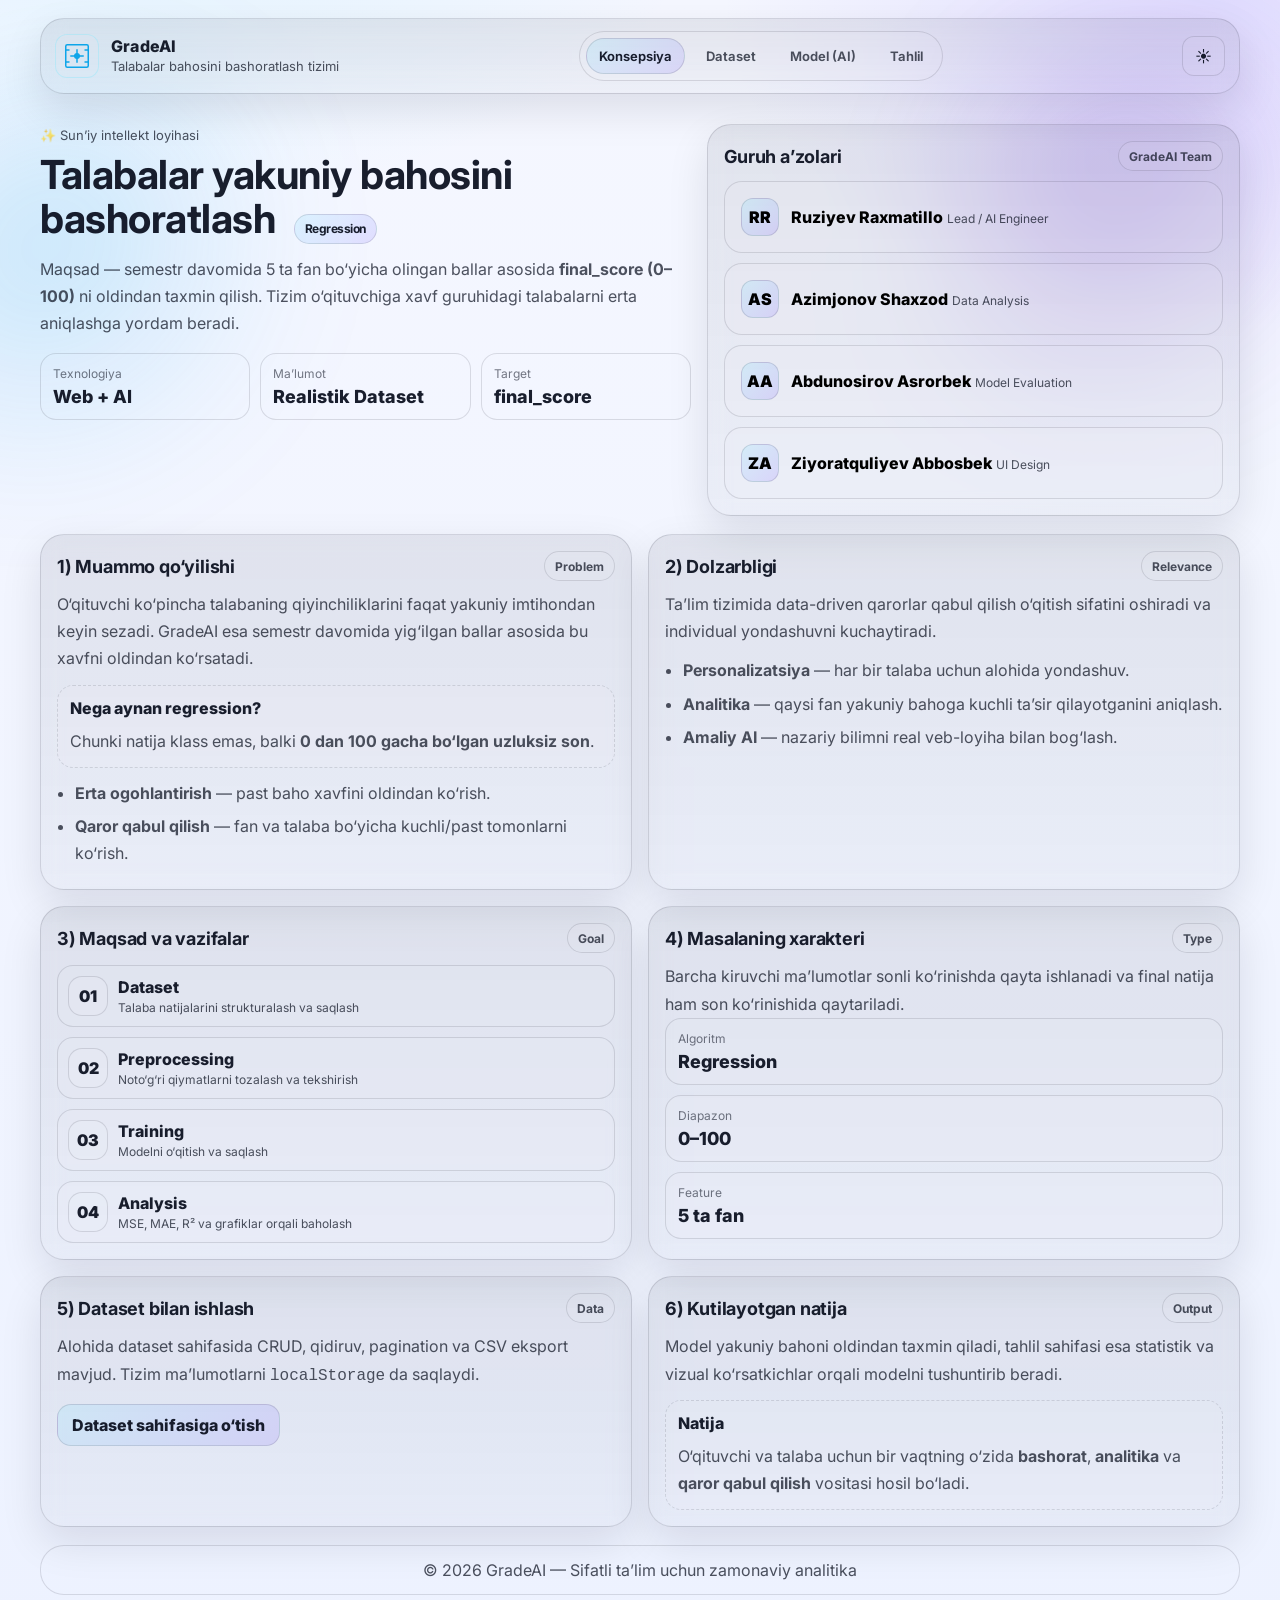
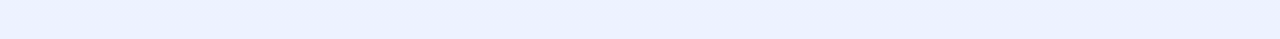
<file: index.html>
<!doctype html>
<html lang="uz">
<head>
  <meta charset="UTF-8" />
  <meta name="viewport" content="width=device-width, initial-scale=1.0" />
  <title>GradeAI — Konsepsiya</title>
  <link rel="preconnect" href="https://fonts.googleapis.com" />
  <link rel="preconnect" href="https://fonts.gstatic.com" crossorigin />
  <link href="https://fonts.googleapis.com/css2?family=Inter:wght@400;500;600;700;800&display=swap" rel="stylesheet" />
  <script>
    (function () {
      try {
        const saved = localStorage.getItem("theme");
        const prefersLight = window.matchMedia && window.matchMedia("(prefers-color-scheme: light)").matches;
        const theme = (saved === "light" || saved === "dark") ? saved : (prefersLight ? "light" : "dark");
        document.documentElement.dataset.theme = theme;
      } catch (e) {}
    })();
  </script>
  <link rel="stylesheet" href="./main.css" />
</head>
<body data-page="concept">
  <div id="page-loader" class="loader-wrapper">
    <div class="loader-content">
      <div class="loader-spinner"></div>
      <div class="loader-logo-text">Grade AI</div>
      <div class="loader-logo-title">By Raxmatillo Ruziyev</div>
      <div class="loader-bar"><span></span></div>
    </div>
  </div>

  <a class="skip-link" href="#content">Kontentga o‘tish</a>

  <div class="bg-orb orb-1"></div>
  <div class="bg-orb orb-2"></div>

  <div class="wrap">
    <header class="topbar">
      <div class="brand">
        <div class="ai-logo-box">
          <svg viewBox="0 0 40 40" fill="none" xmlns="http://www.w3.org/2000/svg">
            <rect x="5" y="5" width="30" height="30" rx="2" stroke="var(--brand)" stroke-width="2" />
            <path d="M12 20H28M20 12V28" stroke="var(--brand)" stroke-width="2" stroke-linecap="square" />
            <circle cx="20" cy="20" r="4" fill="var(--brand)" />
            <path d="M5 12H10M30 12H35M5 28H10M30 28H35" stroke="var(--brand)" stroke-width="2" />
          </svg>
        </div>
        <div class="brand-text">
          <div class="brand-title">GradeAI</div>
          <div class="brand-sub">Talabalar bahosini bashoratlash tizimi</div>
        </div>
      </div>

      <nav class="nav" aria-label="Asosiy navigatsiya">
        <a class="navlink is-active" href="./index.html">Konsepsiya</a>
                <a class="navlink" href="./dataset.html">Dataset</a>
                <a class="navlink" href="./model.html">Model (AI)</a>
                <a class="navlink" href="./analysis.html">Tahlil</a>
      </nav>

      <div class="topbar-actions">
        <button class="icon-btn" id="themeToggle" type="button" aria-label="Rejimni almashtirish">
          <span class="icon-sun" aria-hidden="true">☀</span>
          <span class="icon-moon" aria-hidden="true">🌙</span>
        </button>
        <button class="burger" id="burger" type="button" aria-label="Menyuni ochish" aria-expanded="false">
          <span></span><span></span><span></span>
        </button>
      </div>
    </header>

    <div class="mobile-nav" id="mobileNav" hidden>
      <a class="navlink is-active" href="./index.html">Konsepsiya</a>
                <a class="navlink" href="./dataset.html">Dataset</a>
                <a class="navlink" href="./model.html">Model (AI)</a>
                <a class="navlink" href="./analysis.html">Tahlil</a>
    </div>

    <main id="content" class="content">
      <section class="hero">
  <div class="hero-left">
    <p class="kicker">✨ Sun’iy intellekt loyihasi</p>
    <h1 class="hero-title">
      Talabalar yakuniy bahosini bashoratlash
      <span class="badge">Regression</span>
    </h1>
    <p class="hero-desc">
      Maqsad — semestr davomida 5 ta fan bo‘yicha olingan ballar asosida
      <strong>final_score (0–100)</strong> ni oldindan taxmin qilish.
      Tizim o‘qituvchiga xavf guruhidagi talabalarni erta aniqlashga yordam beradi.
    </p>

    <div class="hero-meta">
      <div class="meta-chip">
        <div class="meta-title">Texnologiya</div>
        <div class="meta-value">Web + AI</div>
      </div>
      <div class="meta-chip">
        <div class="meta-title">Ma’lumot</div>
        <div class="meta-value">Realistik Dataset</div>
      </div>
      <div class="meta-chip">
        <div class="meta-title">Target</div>
        <div class="meta-value">final_score</div>
      </div>
    </div>
  </div>

  <div class="hero-right">
    <div class="hero-card">
      <div class="hero-card-head">
        <h2 class="h2">Guruh a’zolari</h2>
        <span class="pill">GradeAI Team</span>
      </div>

      <ul class="members">
        <li>
          <button class="member-button" type="button" data-member-id="RR">
            <span class="avatar">RR</span>
            <span>
              <span class="mem-name">Ruziyev Raxmatillo</span>
              <span class="mem-sub">Lead / AI Engineer</span>
            </span>
          </button>
        </li>
        <li>
          <button class="member-button" type="button" data-member-id="AS">
            <span class="avatar">AS</span>
            <span>
              <span class="mem-name">Azimjonov Shaxzod</span>
              <span class="mem-sub">Data Analysis</span>
            </span>
          </button>
        </li>
        <li>
          <button class="member-button" type="button" data-member-id="AA">
            <span class="avatar">AA</span>
            <span>
              <span class="mem-name">Abdunosirov Asrorbek</span>
              <span class="mem-sub">Model Evaluation</span>
            </span>
          </button>
        </li>
        <li>
          <button class="member-button" type="button" data-member-id="ZA">
            <span class="avatar">ZA</span>
            <span>
              <span class="mem-name">Ziyoratquliyev Abbosbek</span>
              <span class="mem-sub">UI Design</span>
            </span>
          </button>
        </li>
      </ul>
    </div>
  </div>
</section>

<section class="grid">
  <article class="card">
    <div class="card-head">
      <h2 class="h2">1) Muammo qo‘yilishi</h2>
      <span class="tag">Problem</span>
    </div>
    <p>
      O‘qituvchi ko‘pincha talabaning qiyinchiliklarini faqat yakuniy imtihondan keyin sezadi.
      GradeAI esa semestr davomida yig‘ilgan ballar asosida bu xavfni oldindan ko‘rsatadi.
    </p>
    <div class="callout">
      <div class="callout-title">Nega aynan regression?</div>
      <p>
        Chunki natija klass emas, balki <strong>0 dan 100 gacha bo‘lgan uzluksiz son</strong>.
      </p>
    </div>
    <ul class="bullets">
      <li><strong>Erta ogohlantirish</strong> — past baho xavfini oldindan ko‘rish.</li>
      <li><strong>Qaror qabul qilish</strong> — fan va talaba bo‘yicha kuchli/past tomonlarni ko‘rish.</li>
    </ul>
  </article>

  <article class="card">
    <div class="card-head">
      <h2 class="h2">2) Dolzarbligi</h2>
      <span class="tag">Relevance</span>
    </div>
    <p>
      Ta’lim tizimida data-driven qarorlar qabul qilish o‘qitish sifatini oshiradi va individual yondashuvni kuchaytiradi.
    </p>
    <ul class="bullets">
      <li><strong>Personalizatsiya</strong> — har bir talaba uchun alohida yondashuv.</li>
      <li><strong>Analitika</strong> — qaysi fan yakuniy bahoga kuchli ta’sir qilayotganini aniqlash.</li>
      <li><strong>Amaliy AI</strong> — nazariy bilimni real veb-loyiha bilan bog‘lash.</li>
    </ul>
  </article>

  <article class="card">
    <div class="card-head">
      <h2 class="h2">3) Maqsad va vazifalar</h2>
      <span class="tag">Goal</span>
    </div>
    <div class="steps">
      <div class="step">
        <div class="step-num">01</div>
        <div>
          <div class="step-title">Dataset</div>
          <div class="step-sub">Talaba natijalarini strukturalash va saqlash</div>
        </div>
      </div>
      <div class="step">
        <div class="step-num">02</div>
        <div>
          <div class="step-title">Preprocessing</div>
          <div class="step-sub">Noto‘g‘ri qiymatlarni tozalash va tekshirish</div>
        </div>
      </div>
      <div class="step">
        <div class="step-num">03</div>
        <div>
          <div class="step-title">Training</div>
          <div class="step-sub">Modelni o‘qitish va saqlash</div>
        </div>
      </div>
      <div class="step">
        <div class="step-num">04</div>
        <div>
          <div class="step-title">Analysis</div>
          <div class="step-sub">MSE, MAE, R² va grafiklar orqali baholash</div>
        </div>
      </div>
    </div>
  </article>

  <article class="card">
    <div class="card-head">
      <h2 class="h2">4) Masalaning xarakteri</h2>
      <span class="tag">Type</span>
    </div>
    <p>Barcha kiruvchi ma’lumotlar sonli ko‘rinishda qayta ishlanadi va final natija ham son ko‘rinishida qaytariladi.</p>
    <div class="stat">
      <div class="stat-item">
        <div class="stat-top">Algoritm</div>
        <div class="stat-big">Regression</div>
      </div>
      <div class="stat-item">
        <div class="stat-top">Diapazon</div>
        <div class="stat-big">0–100</div>
      </div>
      <div class="stat-item">
        <div class="stat-top">Feature</div>
        <div class="stat-big">5 ta fan</div>
      </div>
    </div>
  </article>

  <article class="card">
    <div class="card-head">
      <h2 class="h2">5) Dataset bilan ishlash</h2>
      <span class="tag">Data</span>
    </div>
    <p>
      Alohida dataset sahifasida CRUD, qidiruv, pagination va CSV eksport mavjud.
      Tizim ma’lumotlarni <code>localStorage</code> da saqlaydi.
    </p>
    <div class="link-row" style="margin-top: 14px;">
      <a class="btn btn-primary" data-nav href="./dataset.html">Dataset sahifasiga o‘tish</a>
    </div>
  </article>

  <article class="card">
    <div class="card-head">
      <h2 class="h2">6) Kutilayotgan natija</h2>
      <span class="tag">Output</span>
    </div>
    <p>
      Model yakuniy bahoni oldindan taxmin qiladi, tahlil sahifasi esa statistik va vizual ko‘rsatkichlar orqali modelni tushuntirib beradi.
    </p>
    <div class="callout">
      <div class="callout-title">Natija</div>
      <p>
        O‘qituvchi va talaba uchun bir vaqtning o‘zida <strong>bashorat</strong>,
        <strong>analitika</strong> va <strong>qaror qabul qilish</strong> vositasi hosil bo‘ladi.
      </p>
    </div>
  </article>
</section>

<div class="modal" id="memberModal" hidden>
  <div class="modal-backdrop" data-close-modal="1"></div>
  <div class="modal-card hero-card">
    <div class="modal-head">
      <div class="search-box" style="align-items: center;">
        <span class="avatar large" id="memberAvatar">RR</span>
        <div>
          <h3 class="modal-title" id="memberName">Ruziyev Raxmatillo</h3>
          <p class="modal-subtitle" id="memberRole">Lead Developer / AI Engineer</p>
        </div>
      </div>
      <button class="icon-btn modal-close" id="memberModalClose" type="button" aria-label="Yopish">✕</button>
    </div>
    <div class="callout">
      <div class="callout-title">Loyihadagi mas’uliyati</div>
      <ul class="task-list" id="memberTasks"></ul>
    </div>
  </div>
</div>
      <footer class="footer">
        <div class="muted">© 2026 GradeAI — Sifatli ta’lim uchun zamonaviy analitika</div>
      </footer>
    </main>
  </div>

  <div class="theme-fade" id="themeFade" aria-hidden="true"></div>
  <script src="./main.js"></script>
</body>
</html>
</file>
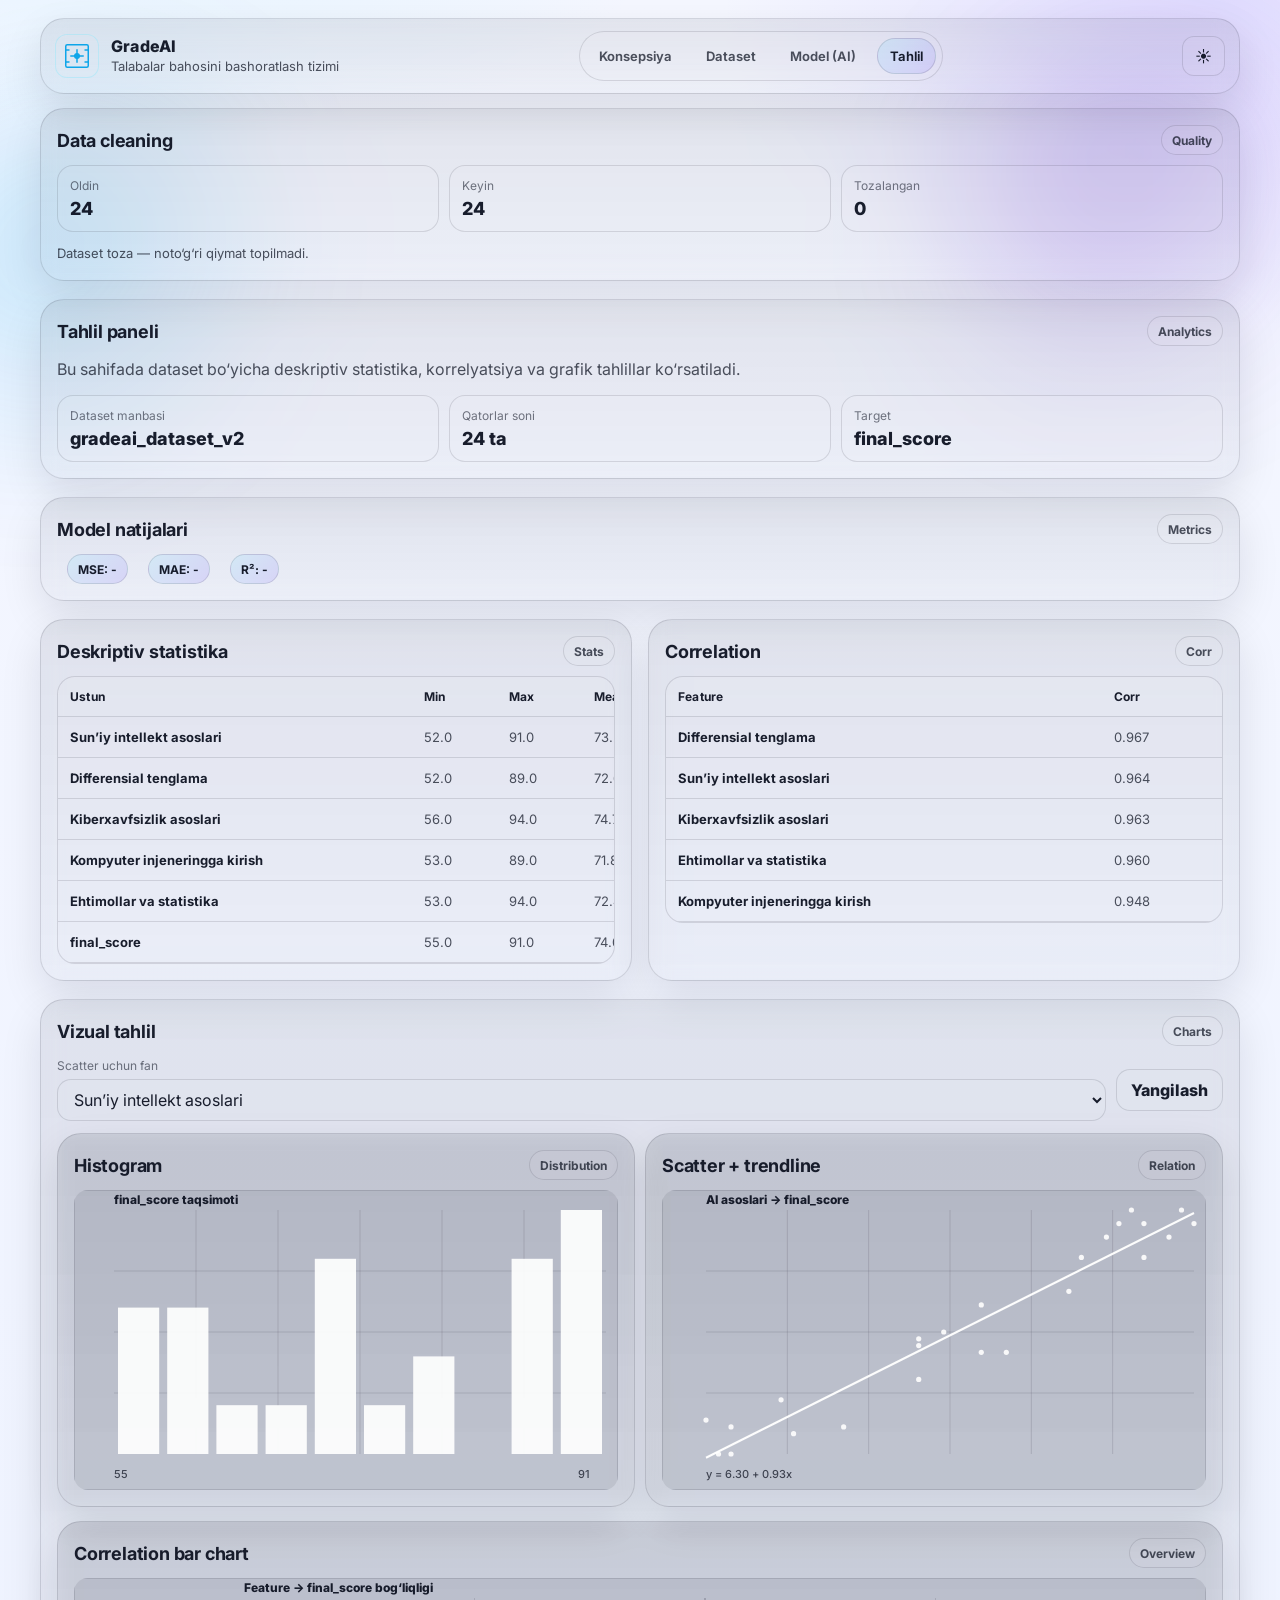
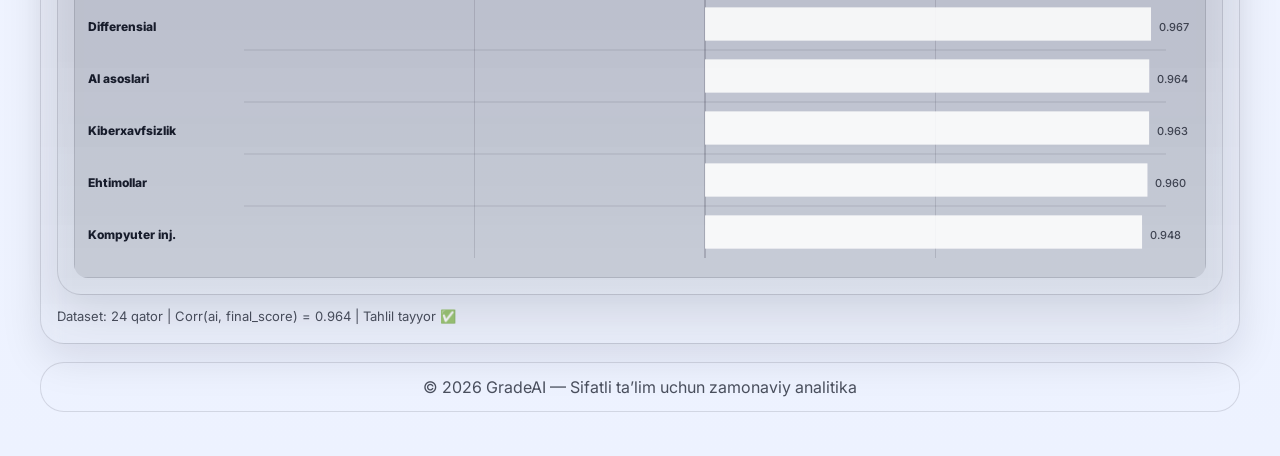
<file: analysis.html>
<!doctype html>
<html lang="uz">
<head>
  <meta charset="UTF-8" />
  <meta name="viewport" content="width=device-width, initial-scale=1.0" />
  <title>GradeAI — Tahlil</title>
  <link rel="preconnect" href="https://fonts.googleapis.com" />
  <link rel="preconnect" href="https://fonts.gstatic.com" crossorigin />
  <link href="https://fonts.googleapis.com/css2?family=Inter:wght@400;500;600;700;800&display=swap" rel="stylesheet" />
  <script>
    (function () {
      try {
        const saved = localStorage.getItem("theme");
        const prefersLight = window.matchMedia && window.matchMedia("(prefers-color-scheme: light)").matches;
        const theme = (saved === "light" || saved === "dark") ? saved : (prefersLight ? "light" : "dark");
        document.documentElement.dataset.theme = theme;
      } catch (e) {}
    })();
  </script>
  <link rel="stylesheet" href="./main.css" />
</head>
<body data-page="analysis">
  <div id="page-loader" class="loader-wrapper">
    <div class="loader-content">
      <div class="loader-spinner"></div>
      <div class="loader-logo-text">Grade AI</div>
      <div class="loader-logo-title">By Raxmatillo Ruziyev</div>
      <div class="loader-bar"><span></span></div>
    </div>
  </div>

  <a class="skip-link" href="#content">Kontentga o‘tish</a>

  <div class="bg-orb orb-1"></div>
  <div class="bg-orb orb-2"></div>

  <div class="wrap">
    <header class="topbar">
      <div class="brand">
        <div class="ai-logo-box">
          <svg viewBox="0 0 40 40" fill="none" xmlns="http://www.w3.org/2000/svg">
            <rect x="5" y="5" width="30" height="30" rx="2" stroke="var(--brand)" stroke-width="2" />
            <path d="M12 20H28M20 12V28" stroke="var(--brand)" stroke-width="2" stroke-linecap="square" />
            <circle cx="20" cy="20" r="4" fill="var(--brand)" />
            <path d="M5 12H10M30 12H35M5 28H10M30 28H35" stroke="var(--brand)" stroke-width="2" />
          </svg>
        </div>
        <div class="brand-text">
          <div class="brand-title">GradeAI</div>
          <div class="brand-sub">Talabalar bahosini bashoratlash tizimi</div>
        </div>
      </div>

      <nav class="nav" aria-label="Asosiy navigatsiya">
        <a class="navlink" href="./index.html">Konsepsiya</a>
                <a class="navlink" href="./dataset.html">Dataset</a>
                <a class="navlink" href="./model.html">Model (AI)</a>
                <a class="navlink is-active" href="./analysis.html">Tahlil</a>
      </nav>

      <div class="topbar-actions">
        <button class="icon-btn" id="themeToggle" type="button" aria-label="Rejimni almashtirish">
          <span class="icon-sun" aria-hidden="true">☀</span>
          <span class="icon-moon" aria-hidden="true">🌙</span>
        </button>
        <button class="burger" id="burger" type="button" aria-label="Menyuni ochish" aria-expanded="false">
          <span></span><span></span><span></span>
        </button>
      </div>
    </header>

    <div class="mobile-nav" id="mobileNav" hidden>
      <a class="navlink" href="./index.html">Konsepsiya</a>
                <a class="navlink" href="./dataset.html">Dataset</a>
                <a class="navlink" href="./model.html">Model (AI)</a>
                <a class="navlink is-active" href="./analysis.html">Tahlil</a>
    </div>

    <main id="content" class="content">
      <section class="card">
  <div class="card-head">
    <h2 class="h2">Data cleaning</h2>
    <span class="tag">Quality</span>
  </div>
  <div class="summary-grid" style="grid-template-columns: repeat(3, minmax(0, 1fr));">
    <div class="meta-chip">
      <div class="meta-title">Oldin</div>
      <div class="meta-value" id="beforeCount">0</div>
    </div>
    <div class="meta-chip">
      <div class="meta-title">Keyin</div>
      <div class="meta-value" id="afterCount">0</div>
    </div>
    <div class="meta-chip">
      <div class="meta-title">Tozalangan</div>
      <div class="meta-value" id="removedCount">0</div>
    </div>
  </div>
  <p class="note-row" id="cleanNote">Dataset holati tekshiriladi.</p>
</section>

<section class="card">
  <div class="card-head">
    <h2 class="h2">Tahlil paneli</h2>
    <span class="tag">Analytics</span>
  </div>
  <p class="muted">
    Bu sahifada dataset bo‘yicha deskriptiv statistika, korrelyatsiya va grafik tahlillar ko‘rsatiladi.
  </p>

  <div class="hero-meta" style="margin-top: 12px;">
    <div class="meta-chip">
      <div class="meta-title">Dataset manbasi</div>
      <div class="meta-value" id="dsSource">-</div>
    </div>
    <div class="meta-chip">
      <div class="meta-title">Qatorlar soni</div>
      <div class="meta-value" id="dsCount">-</div>
    </div>
    <div class="meta-chip">
      <div class="meta-title">Target</div>
      <div class="meta-value">final_score</div>
    </div>
  </div>
</section>

<section class="card">
  <div class="card-head">
    <h2 class="h2">Model natijalari</h2>
    <span class="tag">Metrics</span>
  </div>
  <div class="link-row">
    <span class="badge" id="analysisMse">MSE: -</span>
    <span class="badge" id="analysisMae">MAE: -</span>
    <span class="badge" id="analysisR2">R²: -</span>
    <span class="pill hidden" id="analysisTrain">Train: -</span>
  </div>
</section>

<section class="grid">
  <article class="card">
    <div class="card-head">
      <h2 class="h2">Deskriptiv statistika</h2>
      <span class="tag">Stats</span>
    </div>
    <div class="table-wrap">
      <table class="table" style="min-width: 620px;">
        <thead>
          <tr>
            <th>Ustun</th>
            <th>Min</th>
            <th>Max</th>
            <th>Mean</th>
          </tr>
        </thead>
        <tbody id="statsBody"></tbody>
      </table>
    </div>
  </article>

  <article class="card">
    <div class="card-head">
      <h2 class="h2">Correlation</h2>
      <span class="tag">Corr</span>
    </div>
    <div class="table-wrap">
      <table class="table" style="min-width: 520px;">
        <thead>
          <tr>
            <th>Feature</th>
            <th>Corr</th>
          </tr>
        </thead>
        <tbody id="corrBody"></tbody>
      </table>
    </div>
  </article>
</section>

<section class="card">
  <div class="card-head">
    <h2 class="h2">Vizual tahlil</h2>
    <span class="tag">Charts</span>
  </div>

  <div class="toolbar">
    <div class="search">
      <label class="label" for="analysisFeature" style="display:block; margin-bottom: 6px;">Scatter uchun fan</label>
      <select class="select" id="analysisFeature">
        <option value="ai">Sun’iy intellekt asoslari</option>
        <option value="dt">Differensial tenglama</option>
        <option value="kb">Kiberxavfsizlik asoslari</option>
        <option value="ki">Kompyuter injeneringga kirish</option>
        <option value="es">Ehtimollar va statistika</option>
      </select>
    </div>
    <div class="toolbar-right">
      <button class="btn" id="redrawBtn" type="button">Yangilash</button>
    </div>
  </div>

  <div class="chart-grid">
    <article class="chart-card">
      <div class="card-head">
        <h3 class="h2">Histogram</h3>
        <span class="tag">Distribution</span>
      </div>
      <div class="canvas-box">
        <canvas id="histCanvas"></canvas>
      </div>
    </article>

    <article class="chart-card">
      <div class="card-head">
        <h3 class="h2">Scatter + trendline</h3>
        <span class="tag">Relation</span>
      </div>
      <div class="canvas-box">
        <canvas id="scatterCanvas"></canvas>
      </div>
    </article>
  </div>

  <article class="chart-card" style="margin-top: 14px;">
    <div class="card-head">
      <h3 class="h2">Correlation bar chart</h3>
      <span class="tag">Overview</span>
    </div>
    <div class="canvas-box">
      <canvas id="corrCanvas"></canvas>
    </div>
  </article>

  <p class="note-row" id="dataNote">Tahlil tayyorlanmoqda...</p>
</section>
      <footer class="footer">
        <div class="muted">© 2026 GradeAI — Sifatli ta’lim uchun zamonaviy analitika</div>
      </footer>
    </main>
  </div>

  <div class="theme-fade" id="themeFade" aria-hidden="true"></div>
  <script src="./main.js"></script>
</body>
</html>
</file>
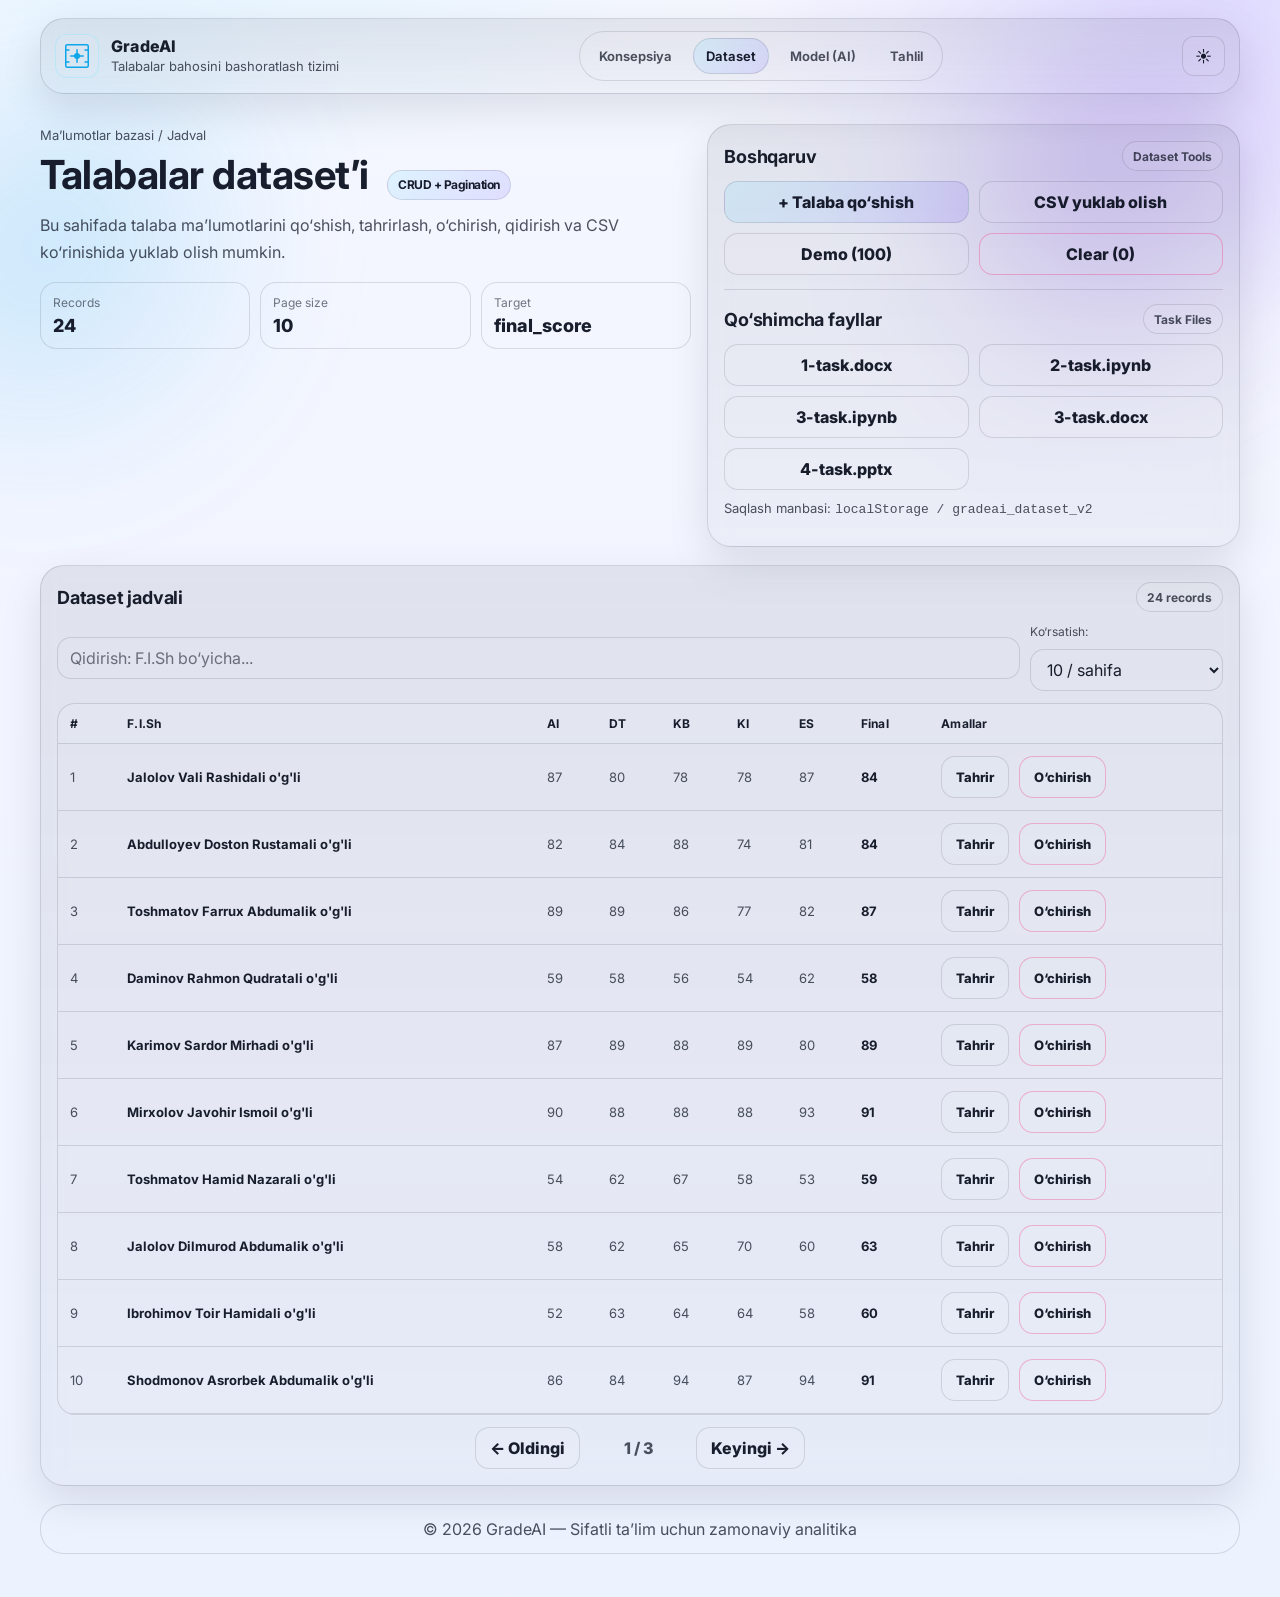
<file: dataset.html>
<!doctype html>
<html lang="uz">
<head>
  <meta charset="UTF-8" />
  <meta name="viewport" content="width=device-width, initial-scale=1.0" />
  <title>GradeAI — Dataset</title>
  <link rel="preconnect" href="https://fonts.googleapis.com" />
  <link rel="preconnect" href="https://fonts.gstatic.com" crossorigin />
  <link href="https://fonts.googleapis.com/css2?family=Inter:wght@400;500;600;700;800&display=swap" rel="stylesheet" />
  <script>
    (function () {
      try {
        const saved = localStorage.getItem("theme");
        const prefersLight = window.matchMedia && window.matchMedia("(prefers-color-scheme: light)").matches;
        const theme = (saved === "light" || saved === "dark") ? saved : (prefersLight ? "light" : "dark");
        document.documentElement.dataset.theme = theme;
      } catch (e) {}
    })();
  </script>
  <link rel="stylesheet" href="./main.css" />
</head>
<body data-page="dataset">
  <div id="page-loader" class="loader-wrapper">
    <div class="loader-content">
      <div class="loader-spinner"></div>
      <div class="loader-logo-text">Grade AI</div>
      <div class="loader-logo-title">By Raxmatillo Ruziyev</div>
      <div class="loader-bar"><span></span></div>
    </div>
  </div>

  <a class="skip-link" href="#content">Kontentga o‘tish</a>

  <div class="bg-orb orb-1"></div>
  <div class="bg-orb orb-2"></div>

  <div class="wrap">
    <header class="topbar">
      <div class="brand">
        <div class="ai-logo-box">
          <svg viewBox="0 0 40 40" fill="none" xmlns="http://www.w3.org/2000/svg">
            <rect x="5" y="5" width="30" height="30" rx="2" stroke="var(--brand)" stroke-width="2" />
            <path d="M12 20H28M20 12V28" stroke="var(--brand)" stroke-width="2" stroke-linecap="square" />
            <circle cx="20" cy="20" r="4" fill="var(--brand)" />
            <path d="M5 12H10M30 12H35M5 28H10M30 28H35" stroke="var(--brand)" stroke-width="2" />
          </svg>
        </div>
        <div class="brand-text">
          <div class="brand-title">GradeAI</div>
          <div class="brand-sub">Talabalar bahosini bashoratlash tizimi</div>
        </div>
      </div>

      <nav class="nav" aria-label="Asosiy navigatsiya">
        <a class="navlink" href="./index.html">Konsepsiya</a>
                <a class="navlink is-active" href="./dataset.html">Dataset</a>
                <a class="navlink" href="./model.html">Model (AI)</a>
                <a class="navlink" href="./analysis.html">Tahlil</a>
      </nav>

      <div class="topbar-actions">
        <button class="icon-btn" id="themeToggle" type="button" aria-label="Rejimni almashtirish">
          <span class="icon-sun" aria-hidden="true">☀</span>
          <span class="icon-moon" aria-hidden="true">🌙</span>
        </button>
        <button class="burger" id="burger" type="button" aria-label="Menyuni ochish" aria-expanded="false">
          <span></span><span></span><span></span>
        </button>
      </div>
    </header>

    <div class="mobile-nav" id="mobileNav" hidden>
      <a class="navlink" href="./index.html">Konsepsiya</a>
                <a class="navlink is-active" href="./dataset.html">Dataset</a>
                <a class="navlink" href="./model.html">Model (AI)</a>
                <a class="navlink" href="./analysis.html">Tahlil</a>
    </div>

    <main id="content" class="content">
      <section class="hero hero--dataset">
  <div class="hero-left">
    <p class="kicker">Ma’lumotlar bazasi / Jadval</p>
    <h1 class="hero-title">
      Talabalar dataset’i
      <span class="badge">CRUD + Pagination</span>
    </h1>
    <p class="hero-desc">
      Bu sahifada talaba ma’lumotlarini qo‘shish, tahrirlash, o‘chirish, qidirish
      va CSV ko‘rinishida yuklab olish mumkin.
    </p>

    <div class="hero-meta">
      <div class="meta-chip">
        <div class="meta-title">Records</div>
        <div class="meta-value" id="statCount">0</div>
      </div>
      <div class="meta-chip">
        <div class="meta-title">Page size</div>
        <div class="meta-value" id="statPageSize">10</div>
      </div>
      <div class="meta-chip">
        <div class="meta-title">Target</div>
        <div class="meta-value">final_score</div>
      </div>
    </div>
  </div>

  <div class="hero-right">
    <div class="hero-card">
      <div class="hero-card-head">
        <h2 class="h2">Boshqaruv</h2>
        <span class="pill">Dataset Tools</span>
      </div>

      <div class="dataset-actions" style="grid-template-columns: repeat(2, minmax(0, 1fr));">
        <button class="btn btn-primary" id="addBtn" type="button">+ Talaba qo‘shish</button>
        <button class="btn" id="downloadBtn" type="button">CSV yuklab olish</button>
        <button class="btn" id="seedBtn" type="button">Demo (100)</button>
        <button class="btn btn-danger" id="clearBtn" type="button">Clear (0)</button>
      </div>

      <div class="dataset-files">
        <div class="hero-card-head">
          <h3 class="h2">Qo‘shimcha fayllar</h3>
          <span class="pill">Task Files</span>
        </div>
        <div class="dataset-files-grid">
          <a class="btn file-link" href="./GradeAI.docx" download>1-task.docx</a>
          <a class="btn file-link" href="./GradeAI.ipynb" download>2-task.ipynb</a>
          <a class="btn file-link" href="./task_3.ipynb" download>3-task.ipynb</a>
          <a class="btn file-link" href="./Task_3.docx" download>3-task.docx</a>
           <a class="btn file-link" href="./GradeAI.pdf" download>4-task.pptx</a>
        </div>
      </div>

      <p class="note-row">Saqlash manbasi: <code>localStorage / gradeai_dataset_v2</code></p>
    </div>
  </div>
</section>

<section class="card">
  <div class="card-head">
    <h2 class="h2">Dataset jadvali</h2>
    <span class="tag" id="tableTag">0 records</span>
  </div>

  <div class="toolbar">
    <div class="search">
      <input id="searchInput" class="input" type="text" placeholder="Qidirish: F.I.Sh bo‘yicha..." />
    </div>

    <div class="toolbar-right">
      <label class="small muted" for="pageSizeSelect">Ko‘rsatish:</label>
      <select id="pageSizeSelect" class="select">
        <option value="5">5 / sahifa</option>
        <option value="10" selected>10 / sahifa</option>
        <option value="20">20 / sahifa</option>
      </select>
    </div>
  </div>

  <div class="table-wrap">
    <table class="table">
      <thead>
        <tr>
          <th>#</th>
          <th>F.I.Sh</th>
          <th>AI</th>
          <th>DT</th>
          <th>KB</th>
          <th>KI</th>
          <th>ES</th>
          <th>Final</th>
          <th>Amallar</th>
        </tr>
      </thead>
      <tbody id="datasetTableBody"></tbody>
    </table>
  </div>

  <div class="pagination">
    <button class="btn" id="prevBtn" type="button">← Oldingi</button>
    <div class="page-info" id="pageInfo">1 / 1</div>
    <button class="btn" id="nextBtn" type="button">Keyingi →</button>
  </div>
</section>

<div class="modal" id="studentModal" hidden>
  <div class="modal-backdrop" data-close-modal="1"></div>
  <div class="modal-card hero-card">
    <div class="modal-head">
      <div>
        <h3 class="modal-title" id="studentModalTitle">Talaba qo‘shish</h3>
        <p class="modal-subtitle" id="studentModalSub">Yangi talaba ma’lumotini kiriting</p>
      </div>
      <button class="icon-btn modal-close" id="studentModalClose" type="button" aria-label="Yopish">✕</button>
    </div>

    <form id="studentForm" class="form">
      <div class="form-grid">
        <div class="field">
          <label class="label" for="lastName">Familiya</label>
          <input class="input" id="lastName" type="text" required placeholder="Masalan: Ruziyev" />
        </div>
        <div class="field">
          <label class="label" for="firstName">Ism</label>
          <input class="input" id="firstName" type="text" required placeholder="Masalan: Raxmatillo" />
        </div>
        <div class="field">
          <label class="label" for="patronymic">Sharif</label>
          <input class="input" id="patronymic" type="text" placeholder="Masalan: Rustamali o‘g‘li" />
        </div>
        <div class="field">
          <label class="label" for="ai">AI asoslari</label>
          <input class="input" id="ai" type="number" min="0" max="100" required />
        </div>
        <div class="field">
          <label class="label" for="dt">Differensial</label>
          <input class="input" id="dt" type="number" min="0" max="100" required />
        </div>
        <div class="field">
          <label class="label" for="kb">Kiberxavfsizlik</label>
          <input class="input" id="kb" type="number" min="0" max="100" required />
        </div>
        <div class="field">
          <label class="label" for="ki">Kompyuter inj.</label>
          <input class="input" id="ki" type="number" min="0" max="100" required />
        </div>
        <div class="field">
          <label class="label" for="es">Ehtimollar / statistika</label>
          <input class="input" id="es" type="number" min="0" max="100" required />
        </div>
      </div>

      <div class="modal-actions" style="justify-content: flex-end; margin-top: 8px;">
        <button class="btn" id="studentCancelBtn" type="button">Bekor</button>
        <button class="btn btn-primary" id="saveStudentBtn" type="submit">Saqlash</button>
      </div>
    </form>
  </div>
</div>
      <footer class="footer">
        <div class="muted">© 2026 GradeAI — Sifatli ta’lim uchun zamonaviy analitika</div>
      </footer>
    </main>
  </div>

  <div class="theme-fade" id="themeFade" aria-hidden="true"></div>
  <script src="./main.js"></script>
</body>
</html>
</file>
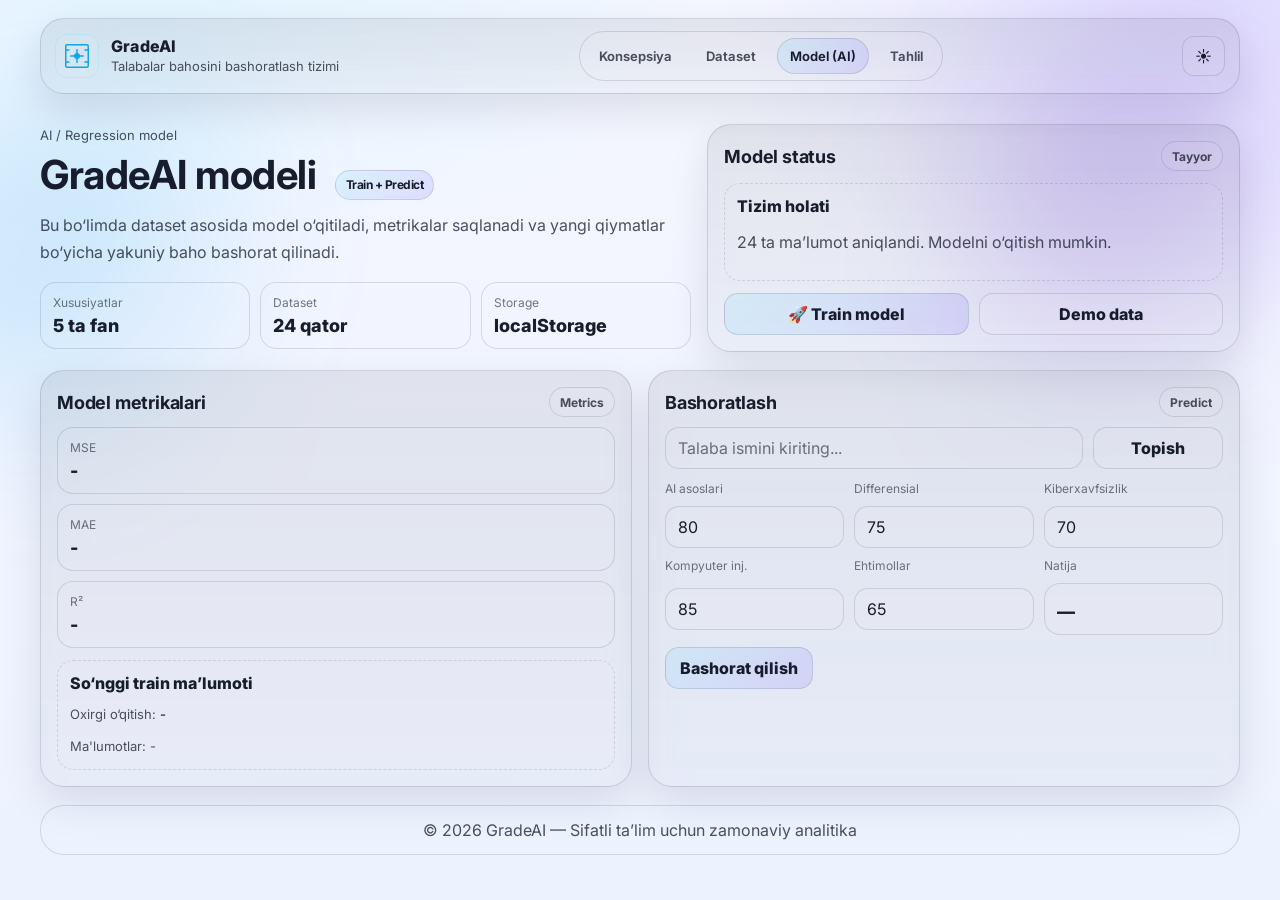
<file: model.html>
<!doctype html>
<html lang="uz">
<head>
  <meta charset="UTF-8" />
  <meta name="viewport" content="width=device-width, initial-scale=1.0" />
  <title>GradeAI — Model</title>
  <link rel="preconnect" href="https://fonts.googleapis.com" />
  <link rel="preconnect" href="https://fonts.gstatic.com" crossorigin />
  <link href="https://fonts.googleapis.com/css2?family=Inter:wght@400;500;600;700;800&display=swap" rel="stylesheet" />
  <script>
    (function () {
      try {
        const saved = localStorage.getItem("theme");
        const prefersLight = window.matchMedia && window.matchMedia("(prefers-color-scheme: light)").matches;
        const theme = (saved === "light" || saved === "dark") ? saved : (prefersLight ? "light" : "dark");
        document.documentElement.dataset.theme = theme;
      } catch (e) {}
    })();
  </script>
  <link rel="stylesheet" href="./main.css" />
</head>
<body data-page="model">
  <div id="page-loader" class="loader-wrapper">
    <div class="loader-content">
      <div class="loader-spinner"></div>
      <div class="loader-logo-text">Grade AI</div>
      <div class="loader-logo-title">By Raxmatillo Ruziyev</div>
      <div class="loader-bar"><span></span></div>
    </div>
  </div>

  <a class="skip-link" href="#content">Kontentga o‘tish</a>

  <div class="bg-orb orb-1"></div>
  <div class="bg-orb orb-2"></div>

  <div class="wrap">
    <header class="topbar">
      <div class="brand">
        <div class="ai-logo-box">
          <svg viewBox="0 0 40 40" fill="none" xmlns="http://www.w3.org/2000/svg">
            <rect x="5" y="5" width="30" height="30" rx="2" stroke="var(--brand)" stroke-width="2" />
            <path d="M12 20H28M20 12V28" stroke="var(--brand)" stroke-width="2" stroke-linecap="square" />
            <circle cx="20" cy="20" r="4" fill="var(--brand)" />
            <path d="M5 12H10M30 12H35M5 28H10M30 28H35" stroke="var(--brand)" stroke-width="2" />
          </svg>
        </div>
        <div class="brand-text">
          <div class="brand-title">GradeAI</div>
          <div class="brand-sub">Talabalar bahosini bashoratlash tizimi</div>
        </div>
      </div>

      <nav class="nav" aria-label="Asosiy navigatsiya">
        <a class="navlink" href="./index.html">Konsepsiya</a>
                <a class="navlink" href="./dataset.html">Dataset</a>
                <a class="navlink is-active" href="./model.html">Model (AI)</a>
                <a class="navlink" href="./analysis.html">Tahlil</a>
      </nav>

      <div class="topbar-actions">
        <button class="icon-btn" id="themeToggle" type="button" aria-label="Rejimni almashtirish">
          <span class="icon-sun" aria-hidden="true">☀</span>
          <span class="icon-moon" aria-hidden="true">🌙</span>
        </button>
        <button class="burger" id="burger" type="button" aria-label="Menyuni ochish" aria-expanded="false">
          <span></span><span></span><span></span>
        </button>
      </div>
    </header>

    <div class="mobile-nav" id="mobileNav" hidden>
      <a class="navlink" href="./index.html">Konsepsiya</a>
                <a class="navlink" href="./dataset.html">Dataset</a>
                <a class="navlink is-active" href="./model.html">Model (AI)</a>
                <a class="navlink" href="./analysis.html">Tahlil</a>
    </div>

    <main id="content" class="content">
      <section class="hero">
  <div class="hero-left">
    <p class="kicker">AI / Regression model</p>
    <h1 class="hero-title">
      GradeAI modeli
      <span class="badge">Train + Predict</span>
    </h1>
    <p class="hero-desc">
      Bu bo‘limda dataset asosida model o‘qitiladi, metrikalar saqlanadi va
      yangi qiymatlar bo‘yicha yakuniy baho bashorat qilinadi.
    </p>

    <div class="hero-meta">
      <div class="meta-chip">
        <div class="meta-title">Xususiyatlar</div>
        <div class="meta-value">5 ta fan</div>
      </div>
      <div class="meta-chip">
        <div class="meta-title">Dataset</div>
        <div class="meta-value" id="dsMeta">0 qator</div>
      </div>
      <div class="meta-chip">
        <div class="meta-title">Storage</div>
        <div class="meta-value">localStorage</div>
      </div>
    </div>
  </div>

  <div class="hero-right">
    <div class="hero-card">
      <div class="hero-card-head">
        <h2 class="h2">Model status</h2>
        <span class="pill" id="statusPill">Tayyor</span>
      </div>

      <div class="callout">
        <div class="callout-title">Tizim holati</div>
        <p id="trainStatus" class="muted">Dataset yuklanmoqda...</p>
      </div>

      <div class="progress-container" id="loaderContainer" hidden>
        <div class="search-box" style="justify-content: space-between;">
          <span class="small muted">Model o‘qitilmoqda...</span>
          <strong id="progressPercent">0%</strong>
        </div>
        <div class="progress-track">
          <div class="progress-fill" id="progressBar"></div>
        </div>
      </div>

      <div class="quick-actions" style="grid-template-columns: repeat(2, minmax(0, 1fr)); margin-top: 12px;">
        <button class="btn btn-primary" id="trainBtn" type="button">🚀 Train model</button>
        <button class="btn" id="useDemoBtn" type="button">Demo data</button>
      </div>
    </div>
  </div>
</section>

<section class="grid">
  <article class="card">
    <div class="card-head">
      <h2 class="h2">Model metrikalari</h2>
      <span class="tag">Metrics</span>
    </div>

    <div class="stat">
      <div class="stat-item">
        <div class="stat-top">MSE</div>
        <div class="stat-big" id="mseValue">-</div>
      </div>
      <div class="stat-item">
        <div class="stat-top">MAE</div>
        <div class="stat-big" id="maeValue">-</div>
      </div>
      <div class="stat-item">
        <div class="stat-top">R²</div>
        <div class="stat-big" id="r2Value">-</div>
      </div>
    </div>

    <div class="callout">
      <div class="callout-title">So‘nggi train ma’lumoti</div>
      <p class="note-row">Oxirgi o‘qitish: <strong id="trainedAtText">-</strong></p>
      <p class="note-row" id="splitInfo">Ma'lumotlar: -</p>
    </div>
  </article>

  <article class="card">
    <div class="card-head">
      <h2 class="h2">Bashoratlash</h2>
      <span class="tag">Predict</span>
    </div>

    <div class="search-inline">
      <input class="input" id="studentSearch" type="text" placeholder="Talaba ismini kiriting..." />
      <button class="btn" id="findStudentBtn" type="button">Topish</button>
    </div>

    <div class="form-grid">
      <div class="field">
        <label class="label" for="inAI">AI asoslari</label>
        <input class="input" id="inAI" type="number" min="0" max="100" value="80" />
      </div>
      <div class="field">
        <label class="label" for="inDT">Differensial</label>
        <input class="input" id="inDT" type="number" min="0" max="100" value="75" />
      </div>
      <div class="field">
        <label class="label" for="inKB">Kiberxavfsizlik</label>
        <input class="input" id="inKB" type="number" min="0" max="100" value="70" />
      </div>
      <div class="field">
        <label class="label" for="inKI">Kompyuter inj.</label>
        <input class="input" id="inKI" type="number" min="0" max="100" value="85" />
      </div>
      <div class="field">
        <label class="label" for="inES">Ehtimollar</label>
        <input class="input" id="inES" type="number" min="0" max="100" value="65" />
      </div>
      <div class="field">
        <label class="label">Natija</label>
        <div class="stat-item">
          <div class="stat-big" id="predValue">—</div>
        </div>
      </div>
    </div>

    <div class="modal-actions" style="justify-content: flex-start; margin-top: 12px;">
      <button class="btn btn-primary" id="predictBtn" type="button">Bashorat qilish</button>
    </div>
  </article>
</section>
      <footer class="footer">
        <div class="muted">© 2026 GradeAI — Sifatli ta’lim uchun zamonaviy analitika</div>
      </footer>
    </main>
  </div>

  <div class="theme-fade" id="themeFade" aria-hidden="true"></div>
  <script src="./main.js"></script>
</body>
</html>
</file>
<file: main.css>
:root {
  --bg: #07101f;
  --bg2: #0b1730;
  --surface: rgba(255, 255, 255, 0.06);
  --surface-2: rgba(255, 255, 255, 0.08);
  --surface-3: rgba(255, 255, 255, 0.03);
  --border: rgba(255, 255, 255, 0.12);
  --text: rgba(255, 255, 255, 0.94);
  --muted: rgba(255, 255, 255, 0.72);
  --muted-2: rgba(255, 255, 255, 0.56);
  --brand: #6ae4ff;
  --brand-2: #7c5cff;
  --good: #17c964;
  --warn: #f5a524;
  --danger: #f31260;
  --shadow: 0 22px 60px rgba(0, 0, 0, 0.35);
  --radius: 18px;
  --radius-lg: 24px;
  --container: 1200px;
  --ts: 260ms;
  --te: cubic-bezier(.2, .8, .2, 1);
  color-scheme: dark;
}

:root[data-theme="light"] {
  --bg: #f5f7ff;
  --bg2: #edf2ff;
  --surface: rgba(8, 14, 30, 0.05);
  --surface-2: rgba(8, 14, 30, 0.08);
  --surface-3: rgba(8, 14, 30, 0.03);
  --border: rgba(8, 14, 30, 0.12);
  --text: rgba(11, 16, 32, 0.94);
  --muted: rgba(11, 16, 32, 0.72);
  --muted-2: rgba(11, 16, 32, 0.56);
  --brand: #0ea5e9;
  --brand-2: #6d28d9;
  --shadow: 0 16px 42px rgba(8, 14, 30, 0.10);
  color-scheme: light;
}

* { box-sizing: border-box; }

html, body { min-height: 100%; }

body {
  margin: 0;
  font-family: "Inter", ui-sans-serif, system-ui, -apple-system, BlinkMacSystemFont, "Segoe UI", sans-serif;
  color: var(--text);
  background:
    radial-gradient(900px 600px at 15% -10%, rgba(106, 228, 255, 0.15), transparent 60%),
    radial-gradient(900px 600px at 95% 0%, rgba(124, 92, 255, 0.15), transparent 55%),
    linear-gradient(180deg, var(--bg), var(--bg2));
  transition: background var(--ts) var(--te), color var(--ts) var(--te);
  overflow-x: hidden;
}

a { color: inherit; }

button, input, select {
  font: inherit;
}

img {
  max-width: 100%;
  display: block;
}

code {
  font-family: ui-monospace, SFMono-Regular, Menlo, monospace;
}

.wrap {
  position: relative;
  z-index: 2;
  width: min(var(--container), calc(100% - 32px));
  margin: 0 auto;
  padding: 18px 0 44px;
}

.content {
  padding-top: 14px;
}

.content > section,
.content > .card,
.content > .hero {
  margin-bottom: 18px;
}

.muted { color: var(--muted); }
.small { font-size: 12px; }

.bg-orb {
  position: fixed;
  width: 460px;
  height: 460px;
  border-radius: 999px;
  filter: blur(80px);
  opacity: 0.26;
  pointer-events: none;
  z-index: 0;
}

.orb-1 {
  left: -110px;
  top: 90px;
  background: radial-gradient(circle at 30% 30%, var(--brand), transparent 56%);
}

.orb-2 {
  right: -140px;
  top: 30px;
  background: radial-gradient(circle at 30% 30%, var(--brand-2), transparent 56%);
}

.skip-link {
  position: absolute;
  left: -9999px;
  top: 12px;
  z-index: 1000;
  padding: 10px 14px;
  border: 1px solid var(--border);
  border-radius: 12px;
  background: var(--surface);
  color: var(--text);
  text-decoration: none;
}

.skip-link:focus { left: 12px; }

.topbar,
.mobile-nav,
.hero-card,
.card,
.meta-chip,
.step,
.stat-item,
.callout,
.btn,
.icon-btn,
.burger,
.table-wrap,
.modal-card,
.input,
.select,
.member-button,
.progress-track,
.chart-card,
.footer {
  transition:
    background-color var(--ts) var(--te),
    color var(--ts) var(--te),
    border-color var(--ts) var(--te),
    box-shadow var(--ts) var(--te),
    transform var(--ts) var(--te),
    opacity var(--ts) var(--te);
}

.topbar {
  position: sticky;
  top: 12px;
  z-index: 50;
  display: flex;
  align-items: center;
  justify-content: space-between;
  gap: 14px;
  padding: 12px 14px;
  border: 1px solid var(--border);
  border-radius: var(--radius-lg);
  background: linear-gradient(180deg, var(--surface-2), var(--surface-3));
  backdrop-filter: blur(12px);
  box-shadow: var(--shadow);
}

.brand {
  min-width: 240px;
  display: flex;
  align-items: center;
  gap: 12px;
}

.brand-text {
  min-width: 0;
}

.brand-title {
  font-weight: 800;
  letter-spacing: 0.2px;
  line-height: 1.05;
}

.brand-sub {
  margin-top: 3px;
  font-size: 13px;
  color: var(--muted);
}

.ai-logo-box {
  width: 44px;
  height: 44px;
  display: grid;
  place-items: center;
  border-radius: 12px;
  border: 1px solid rgba(106, 228, 255, 0.28);
  background: rgba(255,255,255,0.02);
}

.ai-logo-box svg {
  width: 30px;
  height: 30px;
}

.nav {
  display: flex;
  align-items: center;
  gap: 8px;
  padding: 6px;
  border: 1px solid var(--border);
  border-radius: 999px;
  background: rgba(255,255,255,0.03);
}

.navlink {
  padding: 9px 12px;
  border-radius: 999px;
  border: 1px solid transparent;
  font-size: 13px;
  font-weight: 650;
  text-decoration: none;
  color: var(--muted);
  white-space: nowrap;
}

.navlink:hover,
.navlink:focus-visible {
  color: var(--text);
  background: rgba(255,255,255,0.06);
  outline: none;
}

.navlink.is-active {
  color: var(--text);
  border-color: var(--border);
  background: linear-gradient(135deg, rgba(106,228,255,.16), rgba(124,92,255,.16));
}

.topbar-actions {
  display: flex;
  align-items: center;
  gap: 10px;
}

.icon-btn,
.burger,
.btn,
.mini-btn {
  border: 1px solid var(--border);
  color: var(--text);
  background: rgba(255,255,255,0.03);
}

.icon-btn,
.burger {
  height: 40px;
  min-width: 40px;
  border-radius: 12px;
  cursor: pointer;
}

.icon-btn {
  display: inline-flex;
  align-items: center;
  justify-content: center;
  padding: 0 12px;
}

.burger {
  display: none;
  padding: 8px 10px;
}

.burger span {
  display: block;
  height: 2px;
  margin: 5px 0;
  border-radius: 999px;
  background: var(--text);
  opacity: 0.9;
}

.mobile-nav {
  margin-top: 10px;
  padding: 10px;
  border: 1px solid var(--border);
  border-radius: var(--radius);
  background: linear-gradient(180deg, var(--surface-2), var(--surface-3));
  box-shadow: var(--shadow);
}

.mobile-nav .navlink {
  display: block;
  width: 100%;
}

.hero {
  display: grid;
  grid-template-columns: 1.1fr 0.9fr;
  gap: 16px;
  margin-top: 16px;
}

.hero-title {
  margin: 0;
  font-size: clamp(28px, 4vw, 40px);
  line-height: 1.1;
  letter-spacing: -0.5px;
}

.hero-desc {
  margin: 12px 0 0;
  line-height: 1.7;
  color: var(--muted);
}

.kicker {
  display: inline-flex;
  align-items: center;
  gap: 8px;
  margin: 0 0 10px;
  font-size: 13px;
  color: var(--muted);
}

.hero-meta,
.stat,
.summary-grid,
.chart-grid,
.quick-actions,
.dataset-actions {
  display: grid;
  gap: 10px;
}

.hero-meta {
  grid-template-columns: repeat(3, minmax(0, 1fr));
  margin-top: 16px;
}

.meta-chip,
.stat-item {
  padding: 12px;
  border-radius: 16px;
  border: 1px solid var(--border);
  background: rgba(255,255,255,0.03);
}

.meta-title,
.stat-top,
.label {
  font-size: 12px;
  color: var(--muted-2);
}

.meta-value,
.stat-big {
  margin-top: 5px;
  font-size: 18px;
  font-weight: 800;
}

.hero-card,
.card,
.chart-card {
  padding: 16px;
  border-radius: var(--radius-lg);
  border: 1px solid var(--border);
  background: linear-gradient(180deg, var(--surface-2), var(--surface-3));
  box-shadow: var(--shadow);
  backdrop-filter: blur(10px);
}

.card-head,
.hero-card-head {
  display: flex;
  align-items: center;
  justify-content: space-between;
  gap: 10px;
  margin-bottom: 10px;
}

.h2 {
  margin: 0;
  font-size: 18px;
  letter-spacing: -0.2px;
}

.tag,
.pill,
.badge {
  display: inline-flex;
  align-items: center;
  justify-content: center;
  gap: 6px;
  min-height: 30px;
  padding: 6px 10px;
  border-radius: 999px;
  border: 1px solid var(--border);
  background: rgba(255,255,255,0.05);
  color: var(--muted);
  font-size: 12px;
  font-weight: 700;
}

.badge {
  margin-left: 10px;
  color: var(--text);
  background: linear-gradient(135deg, rgba(106,228,255,.16), rgba(124,92,255,.16));
}

.pill.ok {
  color: #ffffff;
  background: rgba(23, 201, 100, 0.18);
  border-color: rgba(23, 201, 100, 0.28);
}

.pill.warn {
  color: #ffffff;
  background: rgba(245, 165, 36, 0.18);
  border-color: rgba(245, 165, 36, 0.28);
}

.pill.busy {
  color: #ffffff;
  background: rgba(14, 165, 233, 0.18);
  border-color: rgba(14, 165, 233, 0.28);
}

.grid {
  display: grid;
  grid-template-columns: repeat(2, minmax(0, 1fr));
  gap: 16px;
  margin-top: 16px;
}

.card p {
  margin: 10px 0 0;
  line-height: 1.7;
  color: var(--muted);
}

.callout {
  margin-top: 12px;
  padding: 12px;
  border: 1px dashed var(--border);
  border-radius: 16px;
  background: rgba(255,255,255,0.03);
}

.callout-title {
  margin: 0 0 6px;
  font-weight: 800;
  color: var(--text);
}

.bullets {
  margin: 12px 0 0;
  padding-left: 18px;
  line-height: 1.7;
  color: var(--muted);
}

.bullets li { margin: 6px 0; }

.steps {
  margin-top: 12px;
  display: grid;
  gap: 10px;
}

.step {
  display: flex;
  align-items: center;
  gap: 10px;
  padding: 10px;
  border-radius: 16px;
  border: 1px solid var(--border);
  background: rgba(255,255,255,0.03);
}

.step-num {
  width: 40px;
  height: 40px;
  flex-shrink: 0;
  display: grid;
  place-items: center;
  border-radius: 14px;
  border: 1px solid var(--border);
  background: rgba(255,255,255,0.05);
  font-weight: 900;
}

.step-title { font-weight: 800; }
.step-sub { margin-top: 3px; font-size: 12px; color: var(--muted); }

.members {
  list-style: none;
  padding: 0;
  margin: 10px 0 0;
  display: grid;
  gap: 10px;
}

.members li {
  border: 1px solid var(--border);
  border-radius: 18px;
  background: rgba(255,255,255,0.04);
  overflow: hidden;
}

.member-button {
  width: 100%;
  display: flex;
  align-items: center;
  gap: 12px;
  padding: 16px;
  border: none;
  outline: none;
  background: transparent;
  appearance: none;
  box-shadow: none;
  cursor: pointer;
  text-align: left;
}

.member-button:hover {
  transform: translateY(-1px);
  background: rgba(106,228,255,0.08);
}

.avatar {
  width: 38px;
  height: 38px;
  flex-shrink: 0;
  display: grid;
  place-items: center;
  border-radius: 12px;
  border: 1px solid var(--border);
  background: linear-gradient(135deg, rgba(106,228,255,.18), rgba(124,92,255,.18));
  font-weight: 900;
}

.avatar.large {
  width: 54px;
  height: 54px;
  font-size: 18px;
}

.mem-name { font-weight: 800; }
.mem-sub { margin-top: 3px; font-size: 12px; color: var(--muted); }

.btn,
.mini-btn {
  display: inline-flex;
  align-items: center;
  justify-content: center;
  gap: 8px;
  min-height: 42px;
  padding: 10px 14px;
  border-radius: 14px;
  font-weight: 800;
  text-decoration: none;
  cursor: pointer;
}

.btn:hover,
.mini-btn:hover,
.icon-btn:hover,
.burger:hover {
  transform: translateY(-1px);
  filter: brightness(1.04);
}

.btn-primary {
  background: linear-gradient(135deg, rgba(106,228,255,.16), rgba(124,92,255,.16));
}

.btn-danger {
  border-color: rgba(243, 18, 96, 0.28);
}

.toolbar,
.toolbar-right,
.search-box,
.pagination,
.link-row,
.modal-actions {
  display: flex;
  align-items: center;
  gap: 10px;
}

.toolbar {
  justify-content: space-between;
  flex-wrap: wrap;
  margin: 12px 0;
}

.toolbar-right,
.search-box,
.link-row,
.modal-actions {
  flex-wrap: wrap;
}

.search-inline {
  display: flex;
  align-items: stretch;
  gap: 10px;
  flex-wrap: nowrap;
  margin-bottom: 12px;
}

.search-inline .input {
  flex: 1;
}

.search-inline .btn {
  flex: 0 0 auto;
  min-width: 130px;
}

.search {
  flex: 1;
  min-width: 240px;
}

.input,
.select {
  width: 100%;
  height: 42px;
  padding: 0 12px;
  border-radius: 14px;
  border: 1px solid var(--border);
  outline: none;
  color: var(--text);
  background: rgba(255,255,255,0.03);
}

.input::placeholder {
  color: var(--muted-2);
}

.input:focus,
.select:focus {
  border-color: rgba(106,228,255,0.35);
  box-shadow: 0 0 0 4px rgba(106,228,255,0.10);
}

.form,
.form-grid,
.field {
  display: grid;
  gap: 10px;
}

.form-grid {
  grid-template-columns: repeat(3, minmax(0, 1fr));
}

.table-wrap {
  overflow: auto;
  border-radius: 18px;
  border: 1px solid var(--border);
  background: rgba(255,255,255,0.02);
}

.table {
  width: 100%;
  min-width: 860px;
  border-collapse: collapse;
}

.table th,
.table td {
  padding: 12px;
  border-bottom: 1px solid var(--border);
  text-align: left;
  font-size: 13px;
  color: var(--muted);
  vertical-align: middle;
}

.table th {
  position: sticky;
  top: 0;
  z-index: 1;
  background: rgba(255,255,255,0.04);
  color: var(--text);
  font-size: 12px;
  letter-spacing: 0.2px;
}

.table td strong,
.table .primary {
  color: var(--text);
}

.pagination {
  justify-content: center;
  margin-top: 12px;
}

.page-info {
  min-width: 96px;
  text-align: center;
  font-weight: 800;
  color: var(--muted);
}

.empty-state {
  padding: 18px;
  text-align: center;
  color: var(--muted);
}

.modal[hidden] { display: none; }

.modal {
  position: fixed;
  inset: 0;
  z-index: 1200;
  display: grid;
  place-items: center;
  padding: 18px;
}

.modal-backdrop {
  position: absolute;
  inset: 0;
  background: rgba(6, 10, 22, 0.72);
  backdrop-filter: blur(8px);
}

.modal-card {
  position: relative;
  z-index: 1;
  width: min(560px, 100%);
  max-height: calc(100vh - 36px);
  overflow: auto;
}

.modal-head {
  display: flex;
  align-items: flex-start;
  justify-content: space-between;
  gap: 10px;
  margin-bottom: 10px;
}

.modal-title {
  margin: 0;
  font-size: 20px;
}

.modal-subtitle {
  margin: 4px 0 0;
  color: var(--muted);
  font-size: 13px;
}

.modal-close {
  width: 40px;
  height: 40px;
  border-radius: 12px;
  cursor: pointer;
}

.task-list {
  list-style: none;
  padding: 0;
  margin: 16px 0 0;
  display: grid;
  gap: 10px;
}

.task-list li {
  padding: 12px 14px;
  border-left: 3px solid var(--brand);
  border-radius: 12px;
  background: rgba(255,255,255,0.05);
  color: var(--text);
  font-size: 14px;
}

.progress-container {
  margin-top: 12px;
  padding: 12px;
  border-radius: 16px;
  border: 1px solid var(--border);
  background: rgba(255,255,255,0.03);
}

.progress-track {
  width: 100%;
  height: 8px;
  margin-top: 8px;
  overflow: hidden;
  border-radius: 999px;
  background: rgba(0, 0, 0, 0.25);
}

.progress-fill {
  width: 0%;
  height: 100%;
  border-radius: inherit;
  background: linear-gradient(90deg, var(--brand), var(--good));
}

.chart-grid {
  grid-template-columns: repeat(2, minmax(0, 1fr));
  margin-top: 12px;
}

.canvas-box {
  width: 100%;
  height: 300px;
  border-radius: 14px;
  overflow: hidden;
}

.canvas-box canvas {
  width: 100%;
  height: 100%;
  display: block;
}

.footer {
  margin-top: 18px;
  padding: 14px;
  display: flex;
  justify-content: center;
  text-align: center;
  border: 1px solid var(--border);
  border-radius: var(--radius-lg);
  background: rgba(255,255,255,0.03);
}

.theme-fade {
  position: fixed;
  inset: 0;
  z-index: 999;
  background: var(--bg);
  opacity: 0;
  pointer-events: none;
  transition: opacity 180ms var(--te);
}

.theme-fade.is-on { opacity: 0.24; }

.icon-sun { display: none; }
:root[data-theme="light"] .icon-sun { display: inline; }
:root[data-theme="light"] .icon-moon { display: none; }

.loader-wrapper {
  position: fixed;
  inset: 0;
  z-index: 1500;
  display: flex;
  align-items: center;
  justify-content: center;
  background: rgba(6, 10, 22, 0.92);
  backdrop-filter: blur(18px);
  transition: opacity .5s ease, visibility .5s ease;
}

.loader-hidden {
  opacity: 0;
  visibility: hidden;
}

.loader-content {
  display: flex;
  flex-direction: column;
  align-items: center;
  gap: 18px;
}

.loader-spinner {
  width: 60px;
  height: 60px;
  border-radius: 50%;
  border: 2px solid transparent;
  border-top-color: var(--brand);
  border-right-color: var(--brand);
  animation: spin 1s linear infinite;
}

.loader-logo-text {
  color: var(--brand);
  font-size: 1.8rem;
  font-weight: 900;
  letter-spacing: 4px;
  text-transform: uppercase;
}

.loader-logo-title {
  color: var(--muted);
  font-size: 0.8rem;
  letter-spacing: 2px;
  text-transform: uppercase;
}

.loader-bar {
  width: 160px;
  height: 2px;
  overflow: hidden;
  background: rgba(255,255,255,0.1);
}

.loader-bar span {
  display: block;
  width: 50%;
  height: 100%;
  background: var(--brand);
  animation: loaderBar 1.5s linear infinite;
}

.note-row {
  margin-top: 10px;
  color: var(--muted);
  font-size: 13px;
}

.hero--dataset {
  margin-bottom: 22px;
}

.dataset-files {
  margin-top: 14px;
  padding-top: 14px;
  border-top: 1px solid var(--border);
}

.dataset-files-grid {
  display: grid;
  grid-template-columns: repeat(2, minmax(0, 1fr));
  gap: 10px;
  margin-top: 10px;
}

.file-link {
  min-height: 40px;
}

.hidden { display: none !important; }

@keyframes spin {
  from { transform: rotate(0deg); }
  to { transform: rotate(360deg); }
}

@keyframes loaderBar {
  0% { transform: translateX(-100%); }
  100% { transform: translateX(300%); }
}

@media (max-width: 980px) {
  .hero,
  .grid,
  .chart-grid {
    grid-template-columns: 1fr;
  }
}

@media (max-width: 860px) {
  .nav { display: none; }
  .burger { display: inline-block; }
  .hero-meta,
  .stat,
  .summary-grid,
  .quick-actions,
  .dataset-actions,
  .form-grid,
  .dataset-files-grid {
    grid-template-columns: 1fr;
  }
}

@media (max-width: 640px) {
  .search-inline {
    gap: 8px;
  }

  .search-inline .btn {
    min-width: 110px;
    padding-inline: 12px;
  }

  .wrap {
    width: min(var(--container), calc(100% - 20px));
  }

  .topbar {
    padding: 10px 12px;
  }

  .brand {
    min-width: 0;
  }

  .brand-sub {
    display: none;
  }

  .table {
    min-width: 760px;
  }

  .hero-title {
    font-size: 28px;
  }
}
</file>
